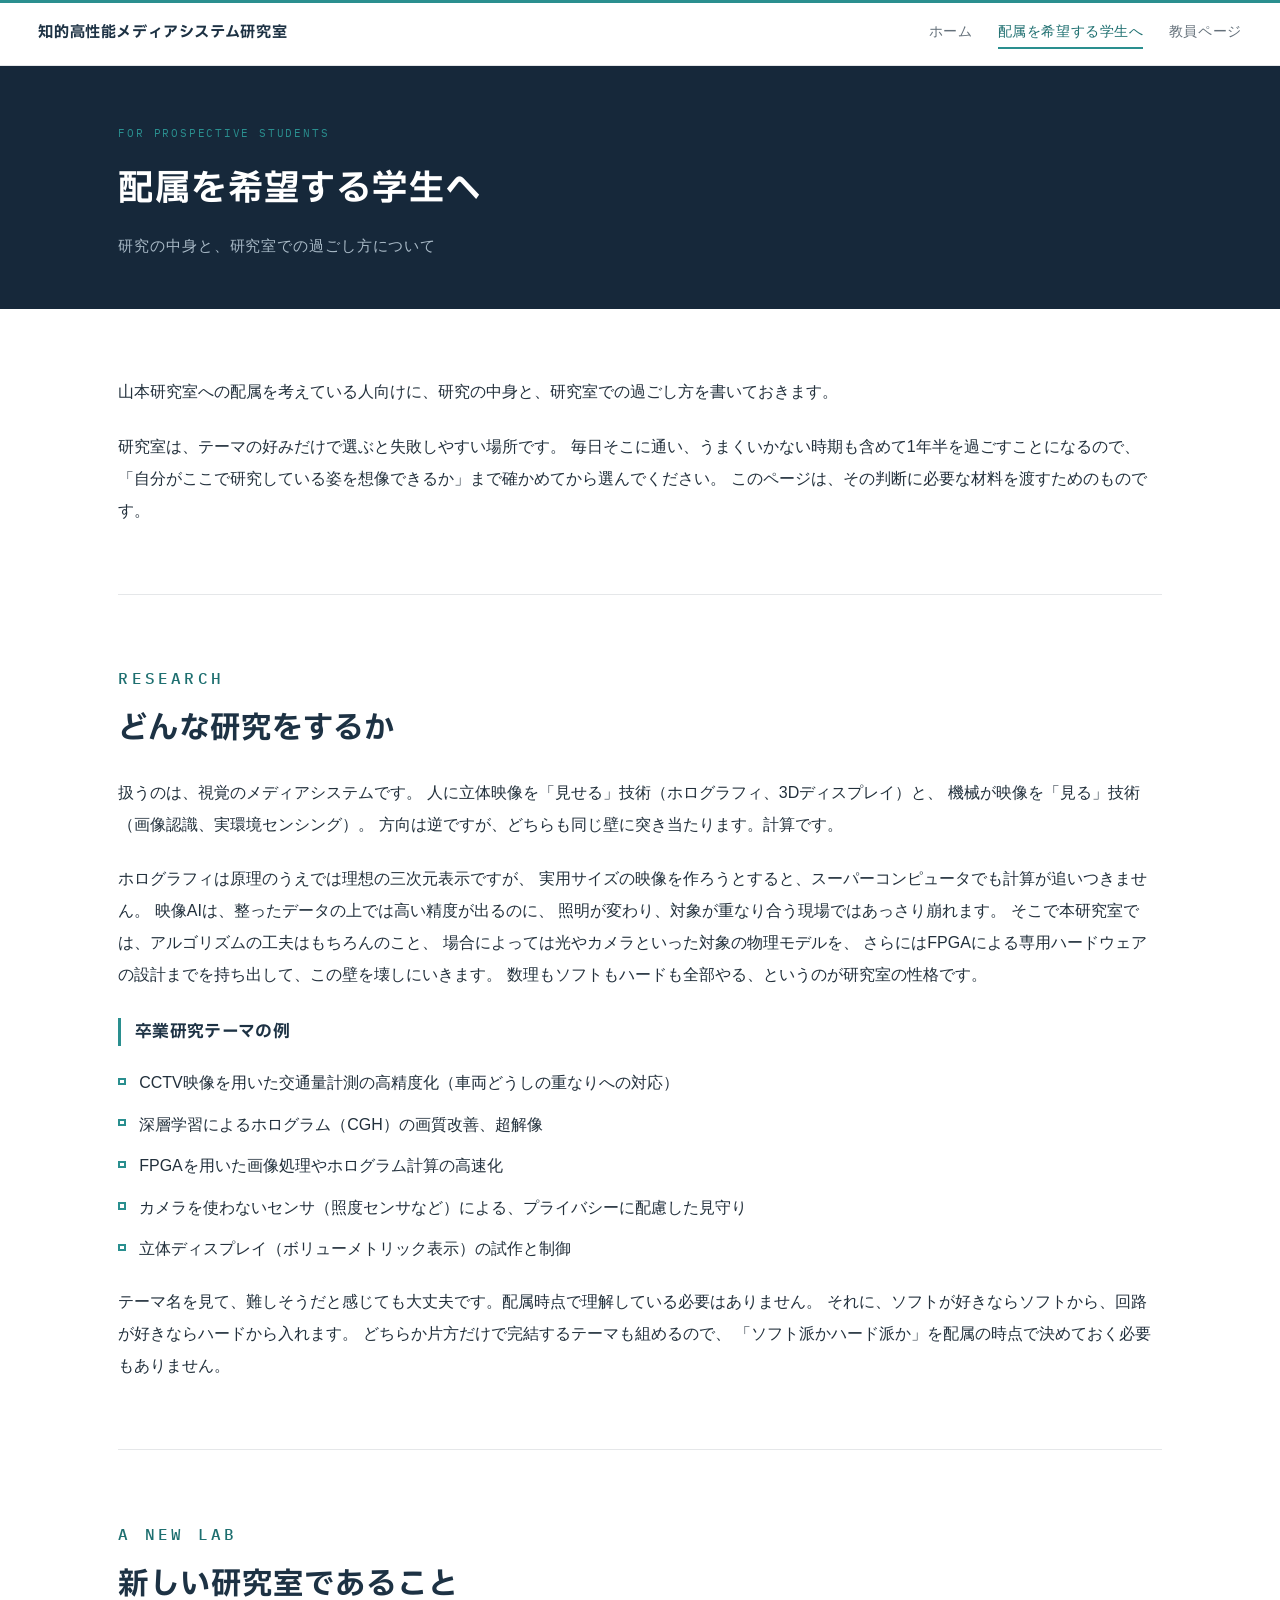
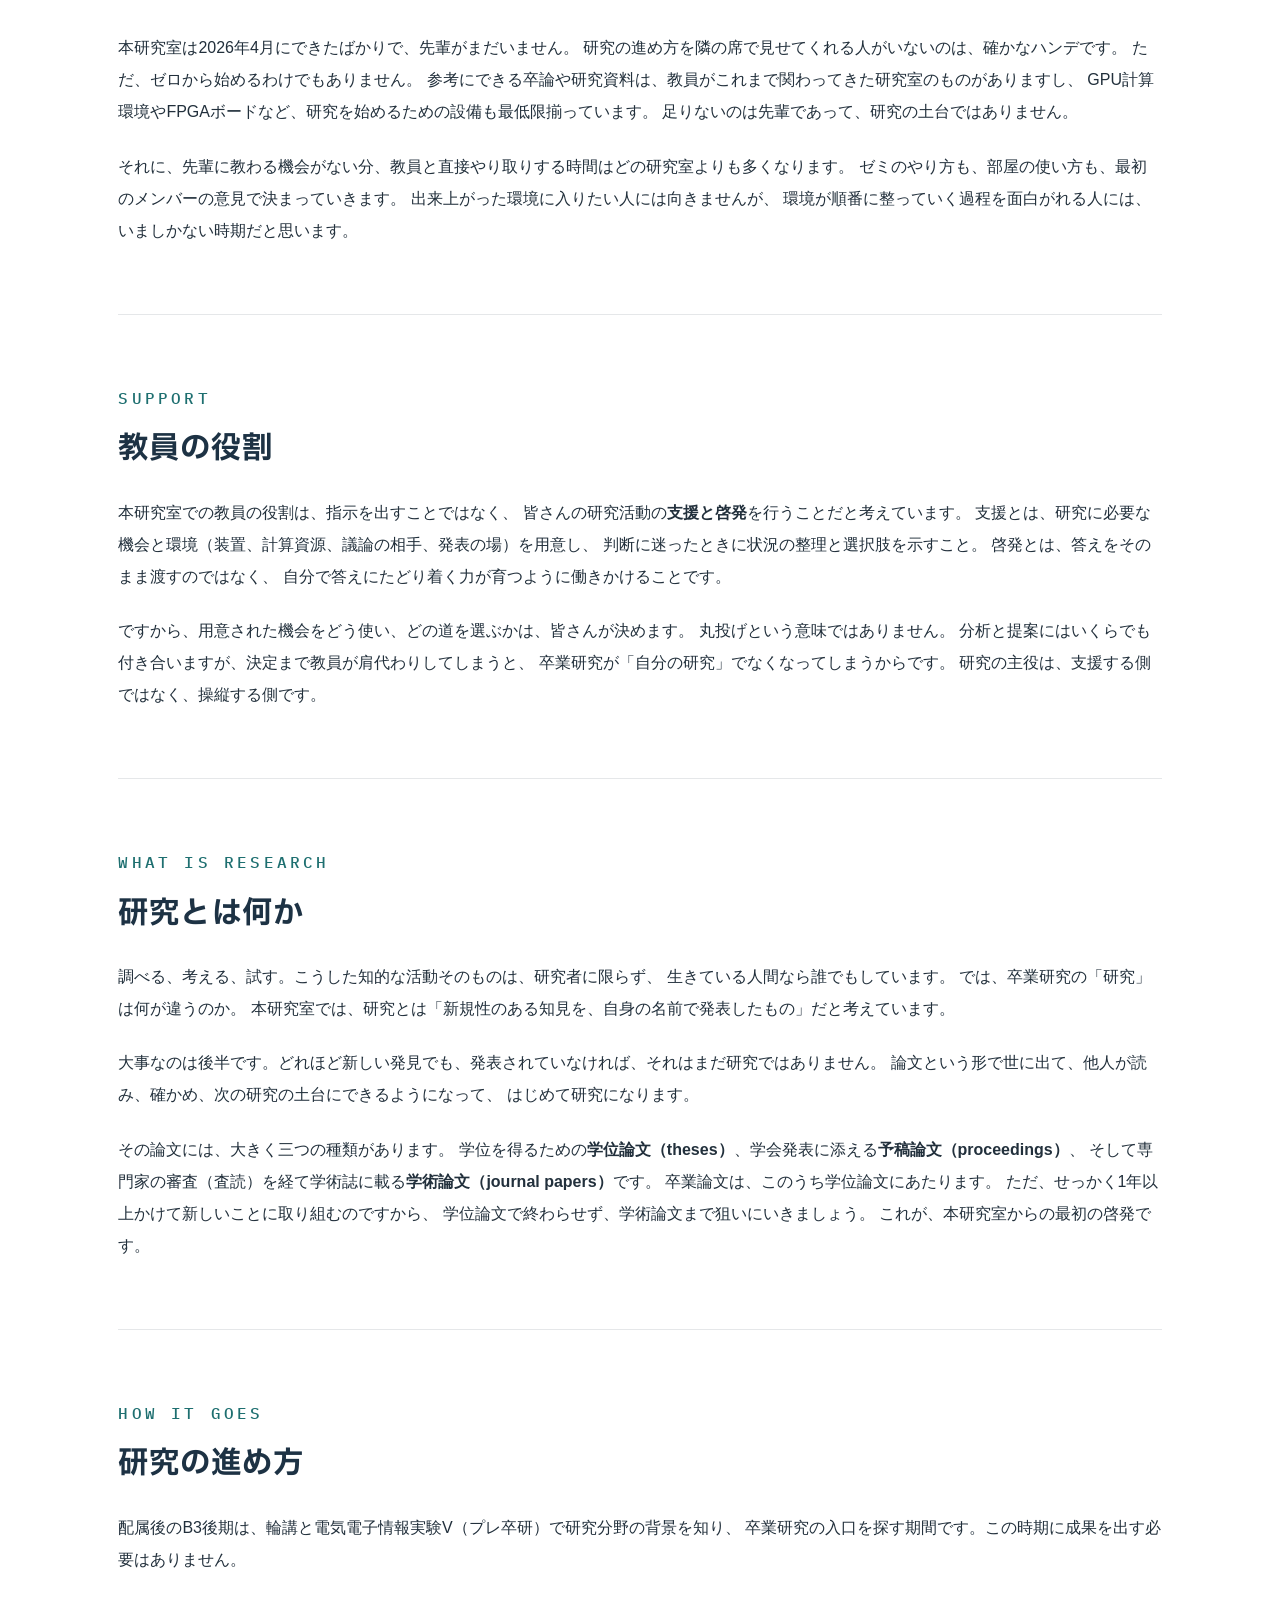
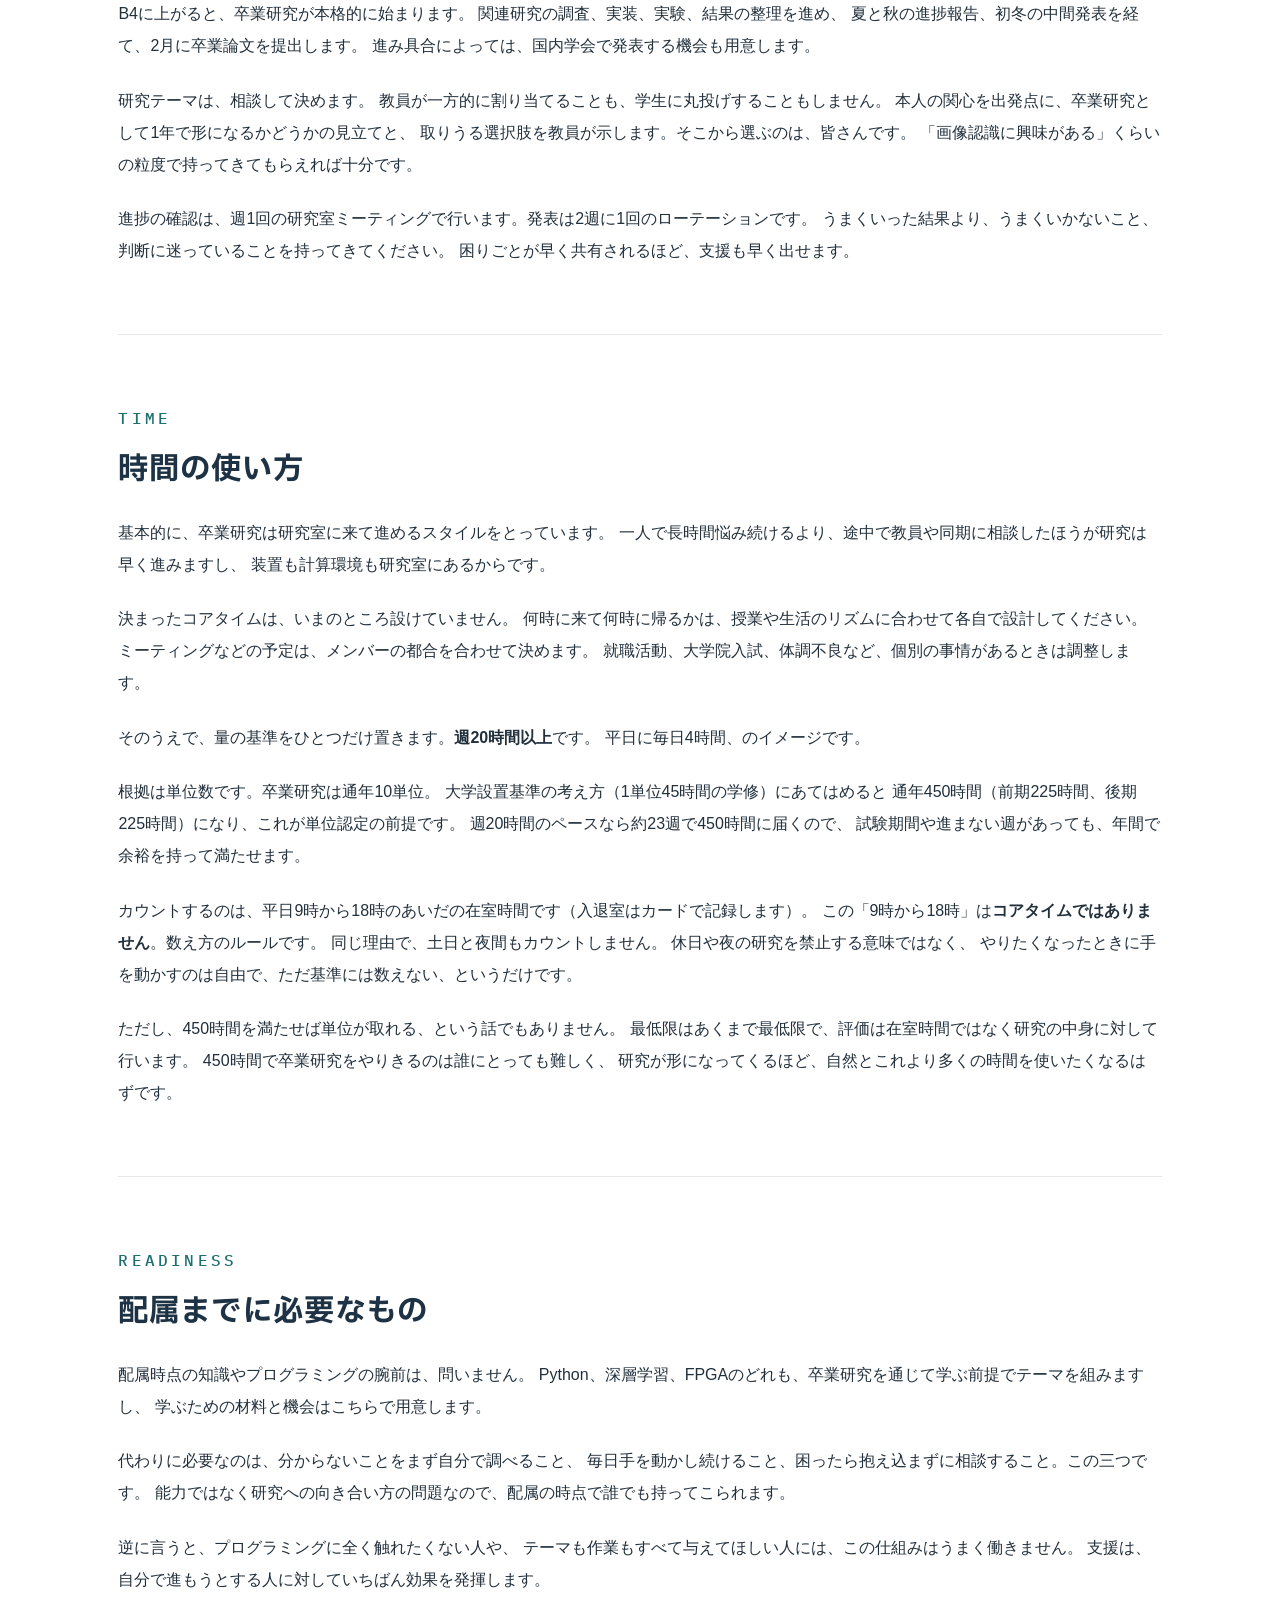
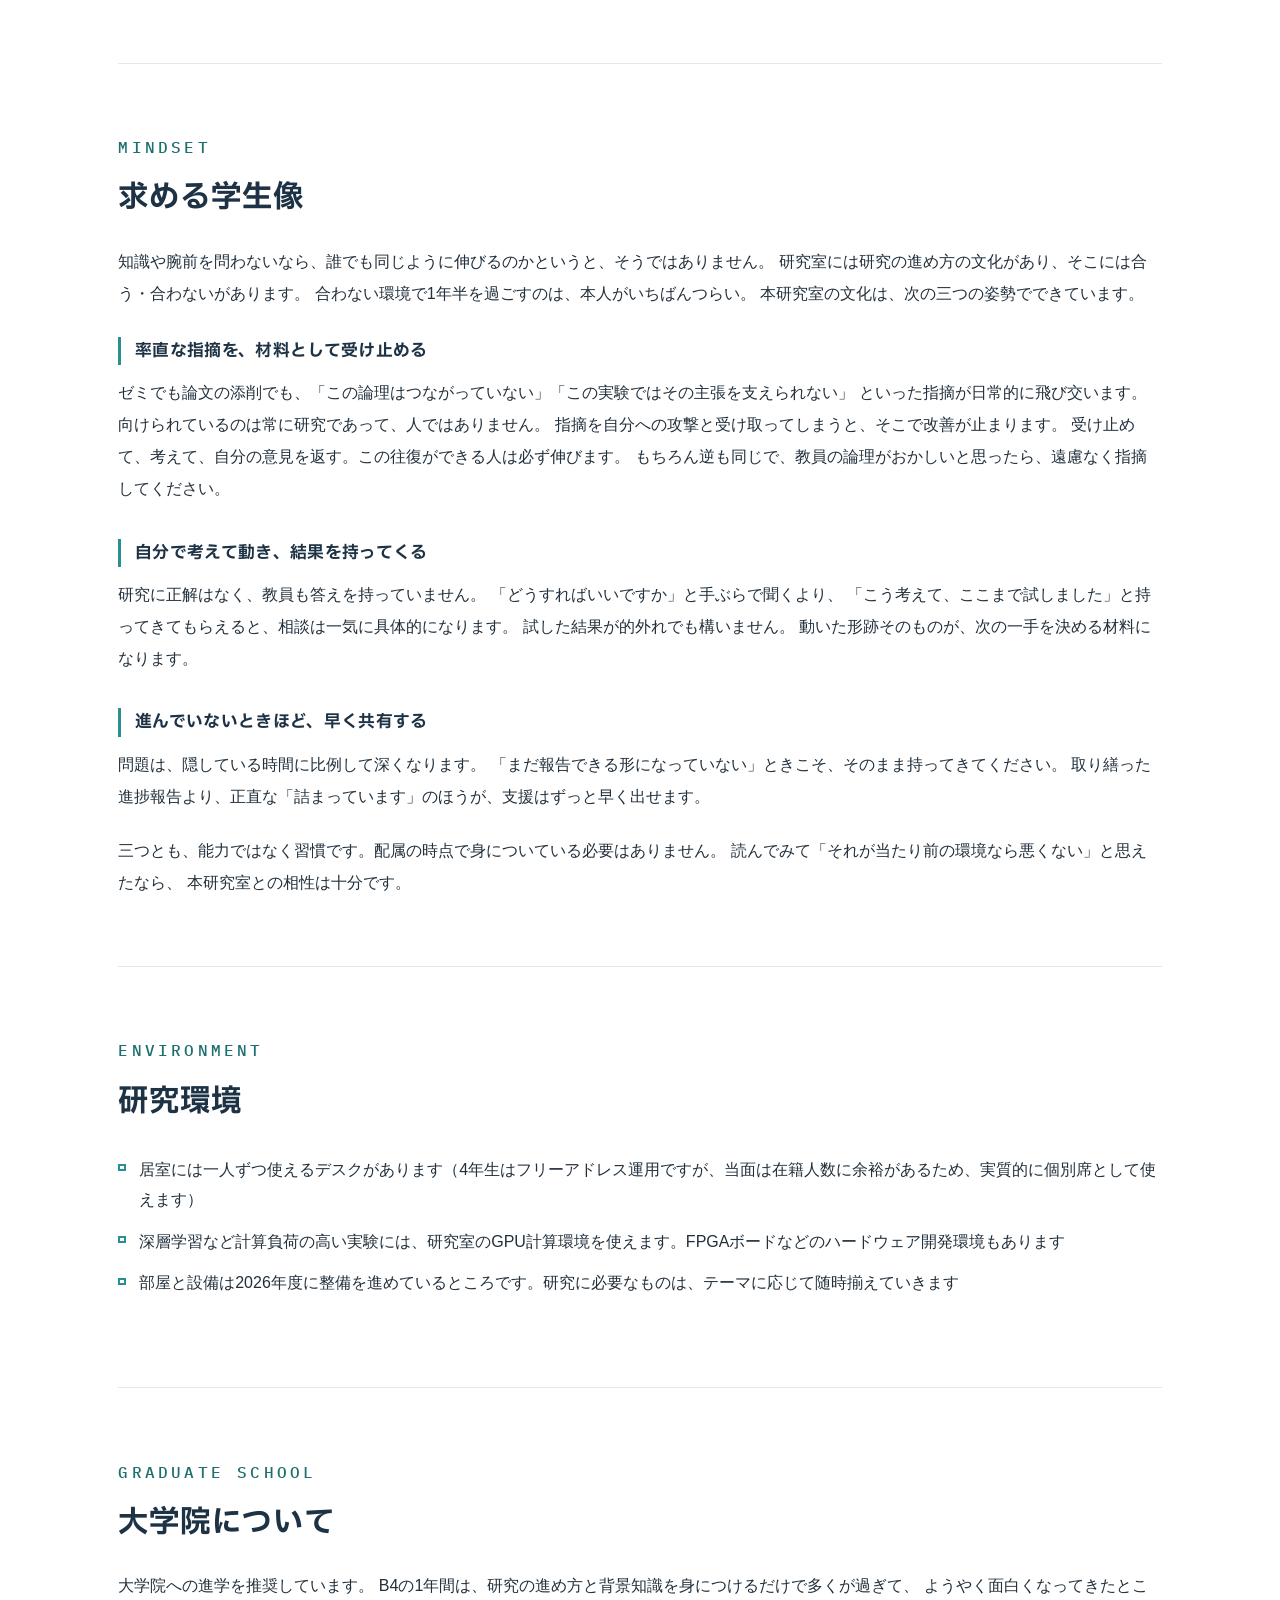
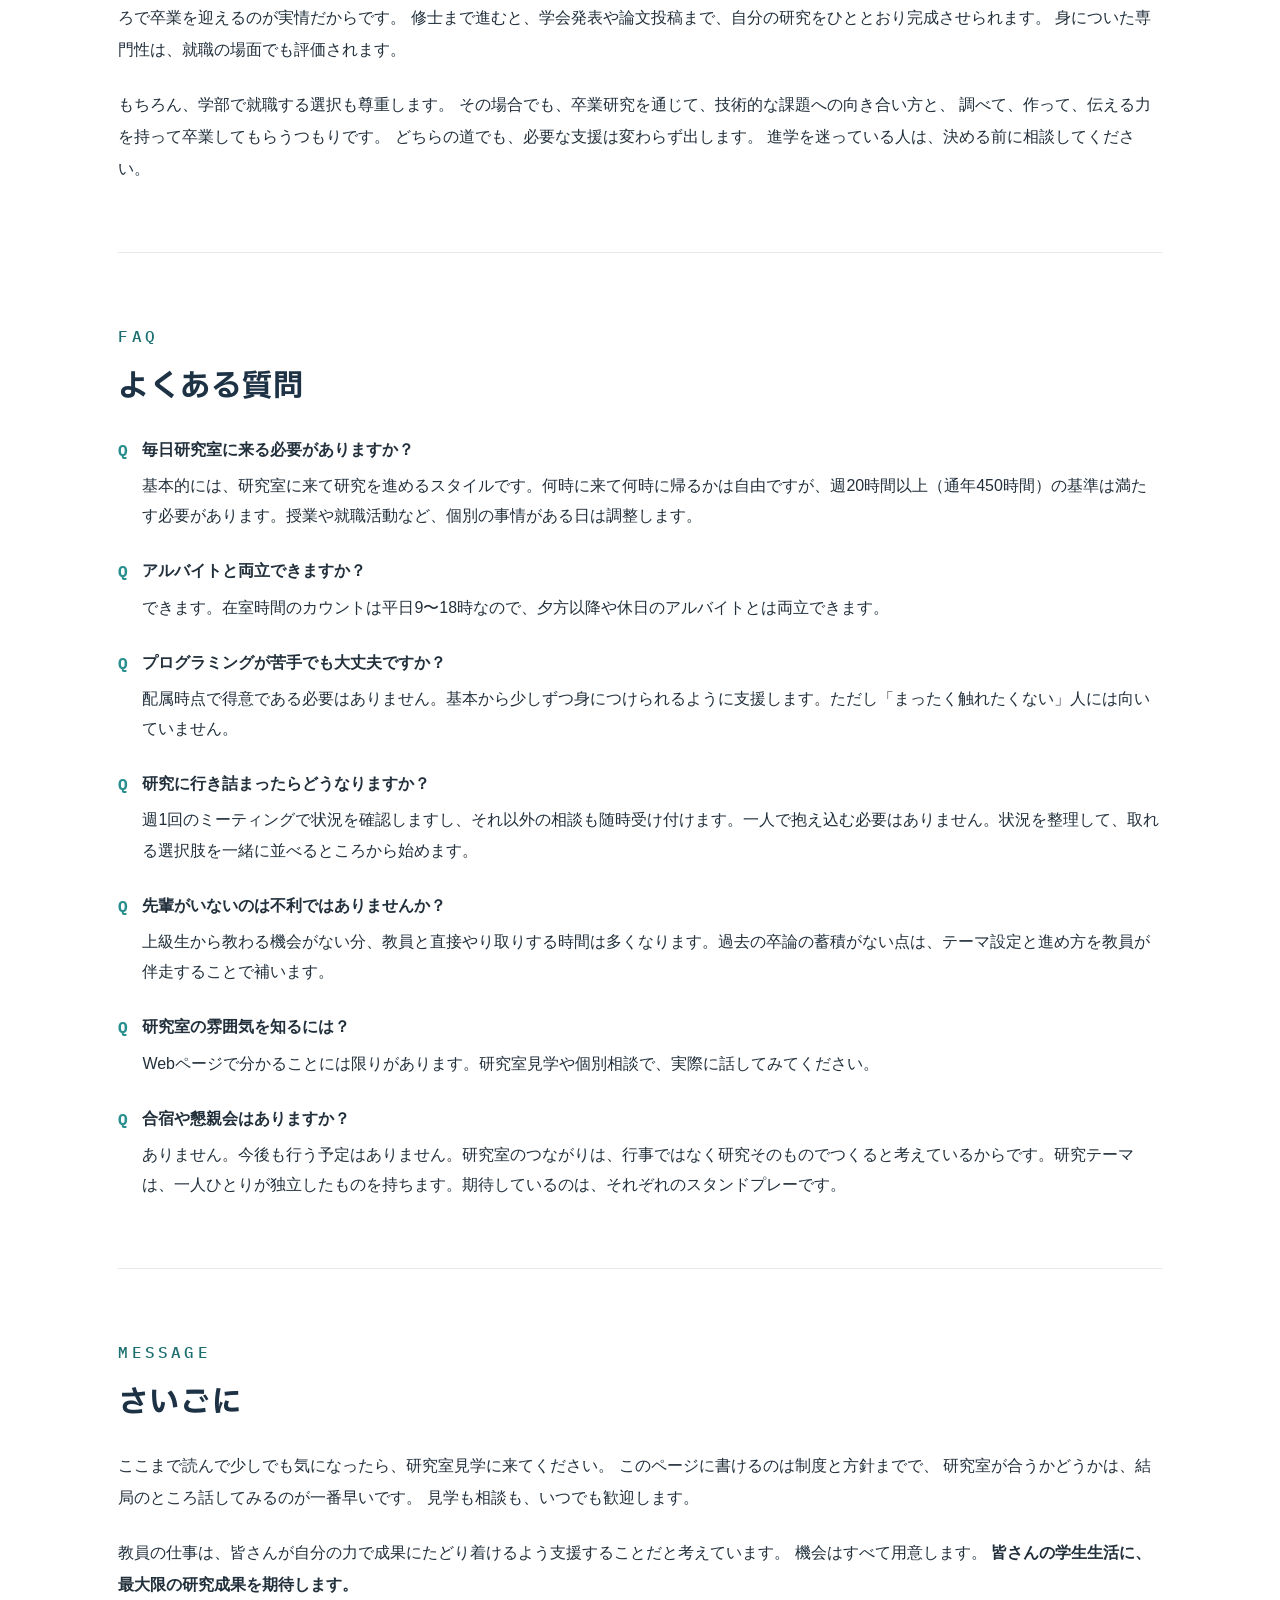
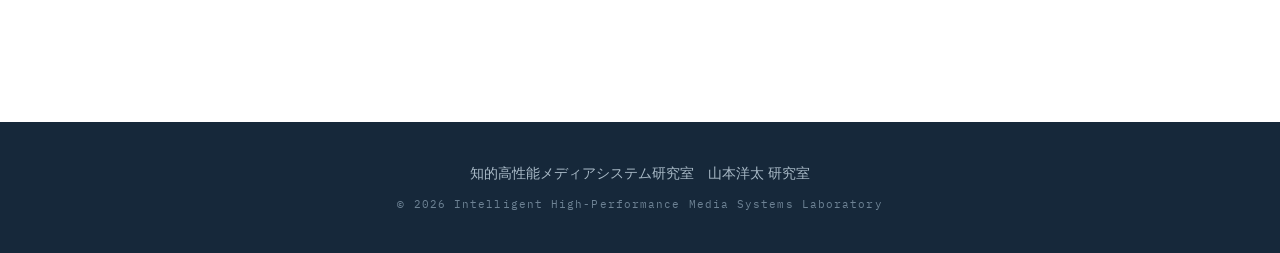
<file: for-students.html>
<!DOCTYPE html>
<html lang="ja">

<head>
<!-- Google tag (gtag.js) -->
<script async src="https://www.googletagmanager.com/gtag/js?id=G-QW5ZFWV6CH"></script>
<script>
  window.dataLayer = window.dataLayer || [];
  function gtag(){dataLayer.push(arguments);}
  gtag('js', new Date());

  gtag('config', 'G-QW5ZFWV6CH');
</script>
<meta charset="UTF-8">
<meta name="viewport" content="width=device-width, initial-scale=1">
<title>配属を希望する学生へ | 知的高性能メディアシステム研究室</title>
<meta name="description" content="山本研究室への配属を検討している学生向けの案内。研究の中身、教員の役割、研究室での過ごし方、よくある質問をまとめています。">
<link rel="shortcut icon" href="favicon.ico">
<link rel="preconnect" href="https://fonts.googleapis.com">
<link rel="preconnect" href="https://fonts.gstatic.com" crossorigin>
<link href="https://fonts.googleapis.com/css2?family=IBM+Plex+Sans+JP:wght@500;700&family=IBM+Plex+Mono:wght@500&display=swap" rel="stylesheet">
<link rel="stylesheet" href="css/style.css">
</head>

<body>

<header class="site-header">
	<a class="brand" href="/">知的高性能メディアシステム研究室</a>
	<nav class="site-nav">
		<a href="/">ホーム</a>
		<a href="for-students.html" aria-current="page">配属を希望する学生へ</a>
		<a href="https://yy-yamamoto.github.io/" target="_blank" rel="noopener">教員ページ</a>
	</nav>
</header>

<section class="hero hero--page">
	<div class="hero-inner">
		<p class="eyebrow">For Prospective Students</p>
		<h1>配属を希望する学生へ</h1>
		<p class="hero-sub">研究の中身と、研究室での過ごし方について</p>
	</div>
</section>

<main>

	<section class="block">
		<p>
			山本研究室への配属を考えている人向けに、研究の中身と、研究室での過ごし方を書いておきます。
		</p>
		<p>
			研究室は、テーマの好みだけで選ぶと失敗しやすい場所です。
			毎日そこに通い、うまくいかない時期も含めて1年半を過ごすことになるので、
			「自分がここで研究している姿を想像できるか」まで確かめてから選んでください。
			このページは、その判断に必要な材料を渡すためのものです。
		</p>
	</section>

	<section class="block" id="research">
		<div class="block-head">
			<p class="kicker">Research</p>
			<h2>どんな研究をするか</h2>
		</div>
		<p>
			扱うのは、視覚のメディアシステムです。
			人に立体映像を「見せる」技術（ホログラフィ、3Dディスプレイ）と、
			機械が映像を「見る」技術（画像認識、実環境センシング）。
			方向は逆ですが、どちらも同じ壁に突き当たります。計算です。
		</p>
		<p>
			ホログラフィは原理のうえでは理想の三次元表示ですが、
			実用サイズの映像を作ろうとすると、スーパーコンピュータでも計算が追いつきません。
			映像AIは、整ったデータの上では高い精度が出るのに、
			照明が変わり、対象が重なり合う現場ではあっさり崩れます。
			そこで本研究室では、アルゴリズムの工夫はもちろんのこと、
			場合によっては光やカメラといった対象の物理モデルを、
			さらにはFPGAによる専用ハードウェアの設計までを持ち出して、この壁を壊しにいきます。
			数理もソフトもハードも全部やる、というのが研究室の性格です。
		</p>

		<h3>卒業研究テーマの例</h3>
		<ul class="plain-list">
			<li>CCTV映像を用いた交通量計測の高精度化（車両どうしの重なりへの対応）</li>
			<li>深層学習によるホログラム（CGH）の画質改善、超解像</li>
			<li>FPGAを用いた画像処理やホログラム計算の高速化</li>
			<li>カメラを使わないセンサ（照度センサなど）による、プライバシーに配慮した見守り</li>
			<li>立体ディスプレイ（ボリューメトリック表示）の試作と制御</li>
		</ul>
		<p>
			テーマ名を見て、難しそうだと感じても大丈夫です。配属時点で理解している必要はありません。
			それに、ソフトが好きならソフトから、回路が好きならハードから入れます。
			どちらか片方だけで完結するテーマも組めるので、
			「ソフト派かハード派か」を配属の時点で決めておく必要もありません。
		</p>
	</section>

	<section class="block" id="newlab">
		<div class="block-head">
			<p class="kicker">A New Lab</p>
			<h2>新しい研究室であること</h2>
		</div>
		<p>
			本研究室は2026年4月にできたばかりで、先輩がまだいません。
			研究の進め方を隣の席で見せてくれる人がいないのは、確かなハンデです。
			ただ、ゼロから始めるわけでもありません。
			参考にできる卒論や研究資料は、教員がこれまで関わってきた研究室のものがありますし、
			GPU計算環境やFPGAボードなど、研究を始めるための設備も最低限揃っています。
			足りないのは先輩であって、研究の土台ではありません。
		</p>
		<p>
			それに、先輩に教わる機会がない分、教員と直接やり取りする時間はどの研究室よりも多くなります。
			ゼミのやり方も、部屋の使い方も、最初のメンバーの意見で決まっていきます。
			出来上がった環境に入りたい人には向きませんが、
			環境が順番に整っていく過程を面白がれる人には、いましかない時期だと思います。
		</p>
	</section>

	<section class="block" id="support">
		<div class="block-head">
			<p class="kicker">Support</p>
			<h2>教員の役割</h2>
		</div>
		<p>
			本研究室での教員の役割は、指示を出すことではなく、
			皆さんの研究活動の<strong>支援と啓発</strong>を行うことだと考えています。
			支援とは、研究に必要な機会と環境（装置、計算資源、議論の相手、発表の場）を用意し、
			判断に迷ったときに状況の整理と選択肢を示すこと。
			啓発とは、答えをそのまま渡すのではなく、
			自分で答えにたどり着く力が育つように働きかけることです。
		</p>
		<p>
			ですから、用意された機会をどう使い、どの道を選ぶかは、皆さんが決めます。
			丸投げという意味ではありません。
			分析と提案にはいくらでも付き合いますが、決定まで教員が肩代わりしてしまうと、
			卒業研究が「自分の研究」でなくなってしまうからです。
			研究の主役は、支援する側ではなく、操縦する側です。
		</p>
	</section>

	<section class="block" id="whatisresearch">
		<div class="block-head">
			<p class="kicker">What Is Research</p>
			<h2>研究とは何か</h2>
		</div>
		<p>
			調べる、考える、試す。こうした知的な活動そのものは、研究者に限らず、
			生きている人間なら誰でもしています。
			では、卒業研究の「研究」は何が違うのか。
			本研究室では、研究とは「新規性のある知見を、自身の名前で発表したもの」だと考えています。
		</p>
		<p>
			大事なのは後半です。どれほど新しい発見でも、発表されていなければ、それはまだ研究ではありません。
			論文という形で世に出て、他人が読み、確かめ、次の研究の土台にできるようになって、
			はじめて研究になります。
		</p>
		<p>
			その論文には、大きく三つの種類があります。
			学位を得るための<strong>学位論文（theses）</strong>、学会発表に添える<strong>予稿論文（proceedings）</strong>、
			そして専門家の審査（査読）を経て学術誌に載る<strong>学術論文（journal papers）</strong>です。
			卒業論文は、このうち学位論文にあたります。
			ただ、せっかく1年以上かけて新しいことに取り組むのですから、
			学位論文で終わらせず、学術論文まで狙いにいきましょう。
			これが、本研究室からの最初の啓発です。
		</p>
	</section>

	<section class="block" id="howto">
		<div class="block-head">
			<p class="kicker">How It Goes</p>
			<h2>研究の進め方</h2>
		</div>
		<p>
			配属後のB3後期は、輪講と電気電子情報実験V（プレ卒研）で研究分野の背景を知り、
			卒業研究の入口を探す期間です。この時期に成果を出す必要はありません。
		</p>
		<p>
			B4に上がると、卒業研究が本格的に始まります。
			関連研究の調査、実装、実験、結果の整理を進め、
			夏と秋の進捗報告、初冬の中間発表を経て、2月に卒業論文を提出します。
			進み具合によっては、国内学会で発表する機会も用意します。
		</p>
		<p>
			研究テーマは、相談して決めます。
			教員が一方的に割り当てることも、学生に丸投げすることもしません。
			本人の関心を出発点に、卒業研究として1年で形になるかどうかの見立てと、
			取りうる選択肢を教員が示します。そこから選ぶのは、皆さんです。
			「画像認識に興味がある」くらいの粒度で持ってきてもらえれば十分です。
		</p>
		<p>
			進捗の確認は、週1回の研究室ミーティングで行います。発表は2週に1回のローテーションです。
			うまくいった結果より、うまくいかないこと、判断に迷っていることを持ってきてください。
			困りごとが早く共有されるほど、支援も早く出せます。
		</p>
	</section>

	<section class="block" id="time">
		<div class="block-head">
			<p class="kicker">Time</p>
			<h2>時間の使い方</h2>
		</div>
		<p>
			基本的に、卒業研究は研究室に来て進めるスタイルをとっています。
			一人で長時間悩み続けるより、途中で教員や同期に相談したほうが研究は早く進みますし、
			装置も計算環境も研究室にあるからです。
		</p>
		<p>
			決まったコアタイムは、いまのところ設けていません。
			何時に来て何時に帰るかは、授業や生活のリズムに合わせて各自で設計してください。
			ミーティングなどの予定は、メンバーの都合を合わせて決めます。
			就職活動、大学院入試、体調不良など、個別の事情があるときは調整します。
		</p>
		<p>
			そのうえで、量の基準をひとつだけ置きます。<strong>週20時間以上</strong>です。
			平日に毎日4時間、のイメージです。
		</p>
		<p>
			根拠は単位数です。卒業研究は通年10単位。
			大学設置基準の考え方（1単位45時間の学修）にあてはめると
			通年450時間（前期225時間、後期225時間）になり、これが単位認定の前提です。
			週20時間のペースなら約23週で450時間に届くので、
			試験期間や進まない週があっても、年間で余裕を持って満たせます。
		</p>
		<p>
			カウントするのは、平日9時から18時のあいだの在室時間です（入退室はカードで記録します）。
			この「9時から18時」は<strong>コアタイムではありません</strong>。数え方のルールです。
			同じ理由で、土日と夜間もカウントしません。
			休日や夜の研究を禁止する意味ではなく、
			やりたくなったときに手を動かすのは自由で、ただ基準には数えない、というだけです。
		</p>
		<p>
			ただし、450時間を満たせば単位が取れる、という話でもありません。
			最低限はあくまで最低限で、評価は在室時間ではなく研究の中身に対して行います。
			450時間で卒業研究をやりきるのは誰にとっても難しく、
			研究が形になってくるほど、自然とこれより多くの時間を使いたくなるはずです。
		</p>
	</section>

	<section class="block" id="readiness">
		<div class="block-head">
			<p class="kicker">Readiness</p>
			<h2>配属までに必要なもの</h2>
		</div>
		<p>
			配属時点の知識やプログラミングの腕前は、問いません。
			Python、深層学習、FPGAのどれも、卒業研究を通じて学ぶ前提でテーマを組みますし、
			学ぶための材料と機会はこちらで用意します。
		</p>
		<p>
			代わりに必要なのは、分からないことをまず自分で調べること、
			毎日手を動かし続けること、困ったら抱え込まずに相談すること。この三つです。
			能力ではなく研究への向き合い方の問題なので、配属の時点で誰でも持ってこられます。
		</p>
		<p>
			逆に言うと、プログラミングに全く触れたくない人や、
			テーマも作業もすべて与えてほしい人には、この仕組みはうまく働きません。
			支援は、自分で進もうとする人に対していちばん効果を発揮します。
		</p>
	</section>

	<section class="block" id="mindset">
		<div class="block-head">
			<p class="kicker">Mindset</p>
			<h2>求める学生像</h2>
		</div>
		<p>
			知識や腕前を問わないなら、誰でも同じように伸びるのかというと、そうではありません。
			研究室には研究の進め方の文化があり、そこには合う・合わないがあります。
			合わない環境で1年半を過ごすのは、本人がいちばんつらい。
			本研究室の文化は、次の三つの姿勢でできています。
		</p>

		<h3>率直な指摘を、材料として受け止める</h3>
		<p>
			ゼミでも論文の添削でも、「この論理はつながっていない」「この実験ではその主張を支えられない」
			といった指摘が日常的に飛び交います。
			向けられているのは常に研究であって、人ではありません。
			指摘を自分への攻撃と受け取ってしまうと、そこで改善が止まります。
			受け止めて、考えて、自分の意見を返す。この往復ができる人は必ず伸びます。
			もちろん逆も同じで、教員の論理がおかしいと思ったら、遠慮なく指摘してください。
		</p>

		<h3>自分で考えて動き、結果を持ってくる</h3>
		<p>
			研究に正解はなく、教員も答えを持っていません。
			「どうすればいいですか」と手ぶらで聞くより、
			「こう考えて、ここまで試しました」と持ってきてもらえると、相談は一気に具体的になります。
			試した結果が的外れでも構いません。
			動いた形跡そのものが、次の一手を決める材料になります。
		</p>

		<h3>進んでいないときほど、早く共有する</h3>
		<p>
			問題は、隠している時間に比例して深くなります。
			「まだ報告できる形になっていない」ときこそ、そのまま持ってきてください。
			取り繕った進捗報告より、正直な「詰まっています」のほうが、支援はずっと早く出せます。
		</p>

		<p>
			三つとも、能力ではなく習慣です。配属の時点で身についている必要はありません。
			読んでみて「それが当たり前の環境なら悪くない」と思えたなら、
			本研究室との相性は十分です。
		</p>
	</section>

	<section class="block" id="environment">
		<div class="block-head">
			<p class="kicker">Environment</p>
			<h2>研究環境</h2>
		</div>
		<ul class="plain-list">
			<li>居室には一人ずつ使えるデスクがあります（4年生はフリーアドレス運用ですが、当面は在籍人数に余裕があるため、実質的に個別席として使えます）</li>
			<li>深層学習など計算負荷の高い実験には、研究室のGPU計算環境を使えます。FPGAボードなどのハードウェア開発環境もあります</li>
			<li>部屋と設備は2026年度に整備を進めているところです。研究に必要なものは、テーマに応じて随時揃えていきます</li>
		</ul>
	</section>

	<section class="block" id="graduate">
		<div class="block-head">
			<p class="kicker">Graduate School</p>
			<h2>大学院について</h2>
		</div>
		<p>
			大学院への進学を推奨しています。
			B4の1年間は、研究の進め方と背景知識を身につけるだけで多くが過ぎて、
			ようやく面白くなってきたところで卒業を迎えるのが実情だからです。
			修士まで進むと、学会発表や論文投稿まで、自分の研究をひととおり完成させられます。
			身についた専門性は、就職の場面でも評価されます。
		</p>
		<p>
			もちろん、学部で就職する選択も尊重します。
			その場合でも、卒業研究を通じて、技術的な課題への向き合い方と、
			調べて、作って、伝える力を持って卒業してもらうつもりです。
			どちらの道でも、必要な支援は変わらず出します。
			進学を迷っている人は、決める前に相談してください。
		</p>
	</section>

	<section class="block" id="faq">
		<div class="block-head">
			<p class="kicker">FAQ</p>
			<h2>よくある質問</h2>
		</div>
		<dl class="faq">
			<dt>毎日研究室に来る必要がありますか？</dt>
			<dd>基本的には、研究室に来て研究を進めるスタイルです。何時に来て何時に帰るかは自由ですが、週20時間以上（通年450時間）の基準は満たす必要があります。授業や就職活動など、個別の事情がある日は調整します。</dd>

			<dt>アルバイトと両立できますか？</dt>
			<dd>できます。在室時間のカウントは平日9〜18時なので、夕方以降や休日のアルバイトとは両立できます。</dd>

			<dt>プログラミングが苦手でも大丈夫ですか？</dt>
			<dd>配属時点で得意である必要はありません。基本から少しずつ身につけられるように支援します。ただし「まったく触れたくない」人には向いていません。</dd>

			<dt>研究に行き詰まったらどうなりますか？</dt>
			<dd>週1回のミーティングで状況を確認しますし、それ以外の相談も随時受け付けます。一人で抱え込む必要はありません。状況を整理して、取れる選択肢を一緒に並べるところから始めます。</dd>

			<dt>先輩がいないのは不利ではありませんか？</dt>
			<dd>上級生から教わる機会がない分、教員と直接やり取りする時間は多くなります。過去の卒論の蓄積がない点は、テーマ設定と進め方を教員が伴走することで補います。</dd>

			<dt>研究室の雰囲気を知るには？</dt>
			<dd>Webページで分かることには限りがあります。研究室見学や個別相談で、実際に話してみてください。</dd>
			<dt>合宿や懇親会はありますか？</dt>
			<dd>ありません。今後も行う予定はありません。研究室のつながりは、行事ではなく研究そのものでつくると考えているからです。研究テーマは、一人ひとりが独立したものを持ちます。期待しているのは、それぞれのスタンドプレーです。</dd>
		</dl>
	</section>

	<section class="block" id="message">
		<div class="block-head">
			<p class="kicker">Message</p>
			<h2>さいごに</h2>
		</div>
		<p>
			ここまで読んで少しでも気になったら、研究室見学に来てください。
			このページに書けるのは制度と方針までで、
			研究室が合うかどうかは、結局のところ話してみるのが一番早いです。
			見学も相談も、いつでも歓迎します。
		</p>
		<p>
			教員の仕事は、皆さんが自分の力で成果にたどり着けるよう支援することだと考えています。
			機会はすべて用意します。
			<strong>皆さんの学生生活に、最大限の研究成果を期待します。</strong>
		</p>
	</section>

</main>

<footer class="site-footer">
	<p>知的高性能メディアシステム研究室　山本洋太 研究室</p>
	<p class="copy">&copy; 2026 Intelligent High-Performance Media Systems Laboratory</p>
</footer>

</body>

</html>
</file>
<file: css/style.css>
@charset "utf-8";

/* =========================================================
   知的高性能メディアシステム研究室
   濃紺のヒーロー/フッターで挟んだ白い本文（案A5）。
   ネイビー #1d3244 ×ティール #2a8f8f。見出しは IBM Plex Sans JP、
   キッカー・日付類は IBM Plex Mono。動きは研究映像の中身だけ。
   ========================================================= */

:root {
	--ink:      #1d3244;
	--ink-deep: #16283a;
	--text:     #22303c;
	--mute:     #64707a;
	--on-dark:  #a9bac7;
	--line:     #e5e7e9;
	--accent:   #2a8f8f;
	--accent-2: #1e6f70;
	--shell:    1120px;
	--font-head: "IBM Plex Sans JP", -apple-system, BlinkMacSystemFont, "Segoe UI",
		"Hiragino Sans", "Noto Sans CJK JP", "Yu Gothic", Meiryo, sans-serif;
	--font-mono: "IBM Plex Mono", ui-monospace, Menlo, monospace;
}

*,
*::before,
*::after {
	box-sizing: border-box;
	margin: 0;
	padding: 0;
}

section[id] {
	scroll-margin-top: 4.6em;
}

body {
	background: #ffffff;
	color: var(--text);
	font-family: -apple-system, BlinkMacSystemFont, "Segoe UI", "Hiragino Sans",
		"Noto Sans CJK JP", "Yu Gothic", Meiryo, sans-serif;
	line-height: 1.9;
	overflow-x: hidden;
	-webkit-font-smoothing: antialiased;
}

/* ----- Header ----- */
.site-header {
	position: sticky;
	top: 0;
	z-index: 50;
	background: rgba(255, 255, 255, 0.96);
	border-top: 3px solid var(--accent);
	border-bottom: 1px solid var(--line);
	padding: 1em clamp(1.4em, 5vw, 2.4em);
	display: flex;
	justify-content: space-between;
	align-items: center;
	gap: 1em;
	flex-wrap: wrap;
}

.brand {
	color: var(--ink);
	text-decoration: none;
	font-family: var(--font-head);
	font-size: 0.95rem;
	font-weight: 700;
	letter-spacing: 0.04em;
	transition: color 0.2s;
}

.brand:hover {
	color: var(--accent-2);
}

.site-nav {
	display: flex;
	gap: 1.6em;
	flex-wrap: wrap;
}

.site-nav a {
	color: var(--mute);
	text-decoration: none;
	font-size: 0.85rem;
	letter-spacing: 0.04em;
	padding-bottom: 2px;
	border-bottom: 2px solid transparent;
	white-space: nowrap;
	transition: color 0.2s;
}

.site-nav a:hover {
	color: var(--accent);
}

.site-nav a.current,
.site-nav a[aria-current="page"] {
	color: var(--accent-2);
	border-bottom-color: var(--accent);
}

/* ----- Hero（濃紺の面） ----- */
.hero {
	background: var(--ink-deep);
}

.hero-inner {
	max-width: var(--shell);
	margin: 0 auto;
	padding: clamp(3.2em, 9vw, 5.6em) clamp(1.4em, 5vw, 2.4em) clamp(2.8em, 8vw, 5em);
}

.eyebrow {
	color: var(--accent);
	font-family: var(--font-mono);
	font-size: 0.7rem;
	letter-spacing: 0.16em;
	text-transform: uppercase;
	margin-bottom: 1.6em;
}

.hero h1 {
	color: #ffffff;
	font-family: var(--font-head);
	font-size: clamp(1.9rem, 5.4vw, 2.8rem);
	font-weight: 700;
	line-height: 1.5;
	letter-spacing: 0.04em;
}

.hero-tagline {
	color: #ffffff;
	font-family: var(--font-head);
	font-size: clamp(1rem, 2.2vw, 1.2rem);
	font-weight: 500;
	letter-spacing: 0.08em;
	margin-top: 1.8em;
}

.hero-sub {
	color: var(--on-dark);
	font-size: 0.92rem;
	letter-spacing: 0.06em;
	margin-top: 0.9em;
}

/* 下層ページのヒーロー */
.hero--page .hero-inner {
	padding: clamp(2.4em, 6vw, 3.6em) clamp(1.4em, 5vw, 2.4em) clamp(2em, 5vw, 3em);
}

.hero--page h1 {
	font-size: clamp(1.5rem, 4.5vw, 2.2rem);
}

.hero--page .hero-sub {
	margin-top: 1.2em;
}

/* ----- Layout ----- */
main {
	max-width: var(--shell);
	margin: 0 auto;
	padding: 0 clamp(1.4em, 5vw, 2.4em);
}

/* ----- Content blocks ----- */
.block {
	border-top: 1px solid var(--line);
	padding: clamp(2.8em, 8vw, 4.2em) 0;
}

.block:first-child {
	border-top: none;
}

.block-head {
	margin-bottom: 0.2em;
}

.kicker {
	color: var(--accent-2);
	font-family: var(--font-mono);
	font-size: 0.7rem;
	font-weight: 500;
	letter-spacing: 0.2em;
	text-transform: uppercase;
	margin-bottom: 0.7em;
}

.block h2 {
	color: var(--ink);
	font-family: var(--font-head);
	font-size: clamp(1.4rem, 3.8vw, 1.9rem);
	font-weight: 700;
	line-height: 1.55;
	letter-spacing: 0.03em;
	margin-bottom: 0.8em;
	word-break: auto-phrase;
}

.block p {
	font-size: 1rem;
	line-height: 2;
}

.block p + p {
	margin-top: 1.4em;
}

/* ----- 研究映像（固定グリッド） ----- */
.video-grid {
	display: grid;
	grid-template-columns: repeat(3, 1fr);
	gap: 1.3em;
	margin: 2.2em 0 0.6em;
}

.video-grid figure {
	margin: 0;
}

.video-grid video {
	width: 100%;
	aspect-ratio: 16 / 10;
	object-fit: cover;
	display: block;
	border-radius: 10px;
	border: 1px solid var(--line);
	background: #0d1620;
}

.video-grid figcaption {
	font-size: 0.8rem;
	color: var(--mute);
	margin-top: 0.6em;
	line-height: 1.7;
}

.video-grid figcaption a {
	color: var(--accent-2);
	text-decoration: none;
	white-space: nowrap;
}

.video-grid figcaption a:hover {
	text-decoration: underline;
}

@media (max-width: 700px) {
	.video-grid {
		grid-template-columns: 1fr;
	}
}

/* ----- Research themes ----- */
.theme-list {
	list-style: none;
	margin-top: 1.8em;
	border-top: 1px solid var(--line);
}

.theme-list li {
	padding: 1.3em 0 1.3em 1.6em;
	border-bottom: 1px solid var(--line);
	position: relative;
}

.theme-list li::before {
	content: "";
	position: absolute;
	left: 0;
	top: 2.15em;
	width: 0.5em;
	height: 0.5em;
	border: 2px solid var(--accent);
	background: #fff;
}

.theme-list li h3 {
	color: var(--ink);
	font-family: var(--font-head);
	font-size: clamp(1rem, 1.8vw, 1.1rem);
	font-weight: 700;
	line-height: 1.7;
	letter-spacing: 0.02em;
	margin: 0 0 0.5em;
	padding-left: 0;
	border-left: none;
	word-break: auto-phrase;
}

.theme-list li p {
	color: var(--mute);
	font-size: 0.92rem;
	line-height: 1.9;
}

@media (min-width: 900px) {
	.theme-list {
		display: grid;
		grid-template-columns: 1fr 1fr;
		column-gap: 3em;
	}
}

/* ----- 下層ページの本文パーツ ----- */
.block h3 {
	color: var(--ink);
	font-family: var(--font-head);
	font-size: 1.05rem;
	font-weight: 700;
	line-height: 1.7;
	letter-spacing: 0.02em;
	margin: 2em 0 0.7em;
	padding-left: 0.8em;
	border-left: 3px solid var(--accent);
}

.block h3:first-of-type {
	margin-top: 1.6em;
}

.plain-list {
	list-style: none;
	margin: 1em 0;
}

.plain-list li {
	position: relative;
	padding: 0.35em 0 0.35em 1.3em;
	line-height: 1.9;
}

.plain-list li::before {
	content: "";
	position: absolute;
	left: 0;
	top: 0.95em;
	width: 0.45em;
	height: 0.45em;
	border: 2px solid var(--accent);
	background: #fff;
}

.week-table {
	width: 100%;
	border-collapse: collapse;
	margin: 1.2em 0;
	font-size: 0.95rem;
}

.week-table th,
.week-table td {
	border: 1px solid var(--line);
	padding: 0.55em 0.9em;
	text-align: left;
	line-height: 1.7;
}

.week-table th {
	background: #f2f7f7;
	font-weight: 700;
	white-space: nowrap;
}

.faq dt {
	font-weight: 700;
	margin-top: 1.6em;
	padding-left: 1.5em;
	position: relative;
	line-height: 1.8;
}

.faq dt::before {
	content: "Q";
	position: absolute;
	left: 0;
	color: var(--accent);
	font-family: var(--font-mono);
	font-weight: 700;
}

.faq dd {
	margin-top: 0.4em;
	padding-left: 1.5em;
	color: var(--text);
	line-height: 1.9;
}

.more-link {
	margin-top: 1.4em;
}

.more-link a {
	color: var(--accent-2);
	text-decoration: none;
	font-weight: 700;
}

.more-link a:hover {
	text-decoration: underline;
}

/* ----- Footer（濃紺の面で閉じる） ----- */
.site-footer {
	background: var(--ink-deep);
	margin-top: clamp(2.6em, 7vw, 4em);
	padding: 2.8em clamp(1.4em, 5vw, 2.4em);
	text-align: center;
	font-size: 0.85rem;
	color: var(--on-dark);
}

.site-footer .copy {
	font-family: var(--font-mono);
	font-size: 0.68rem;
	letter-spacing: 0.1em;
	margin-top: 0.7em;
	color: #6d8294;
}
</file>
